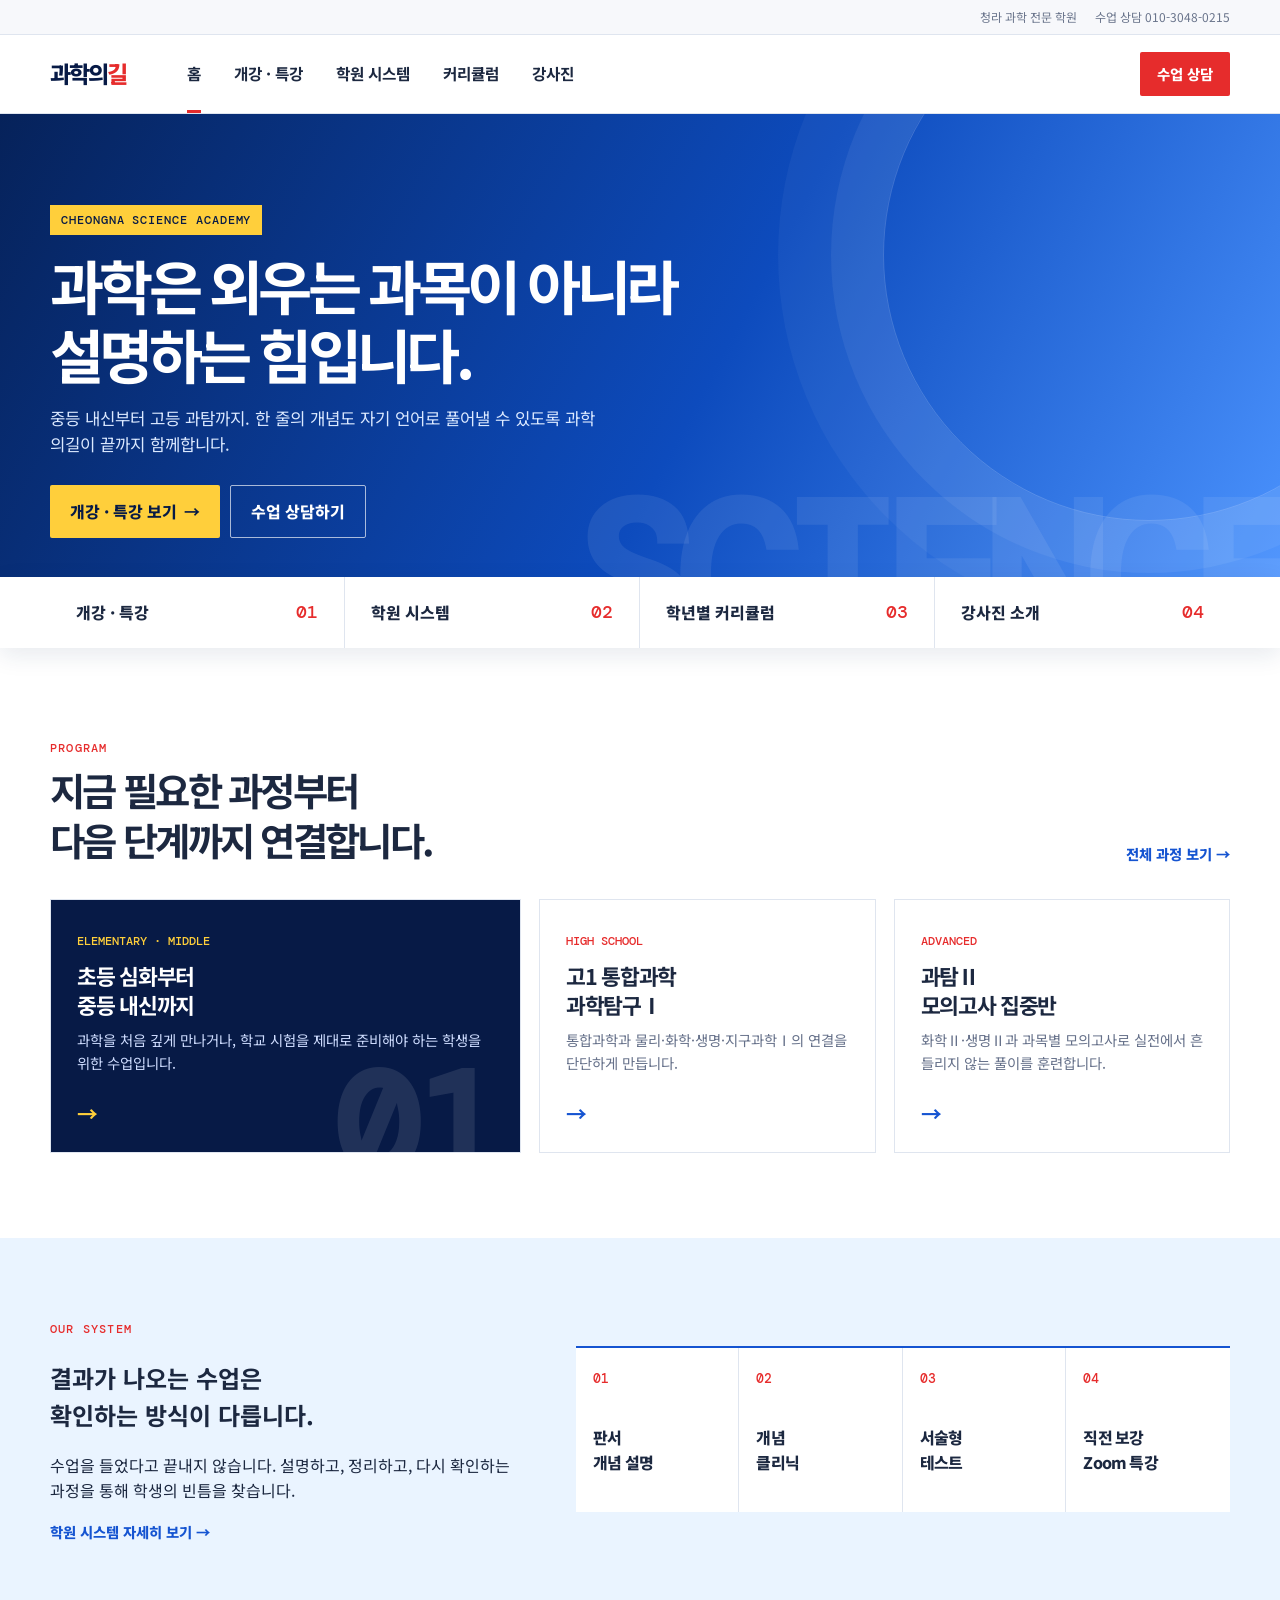
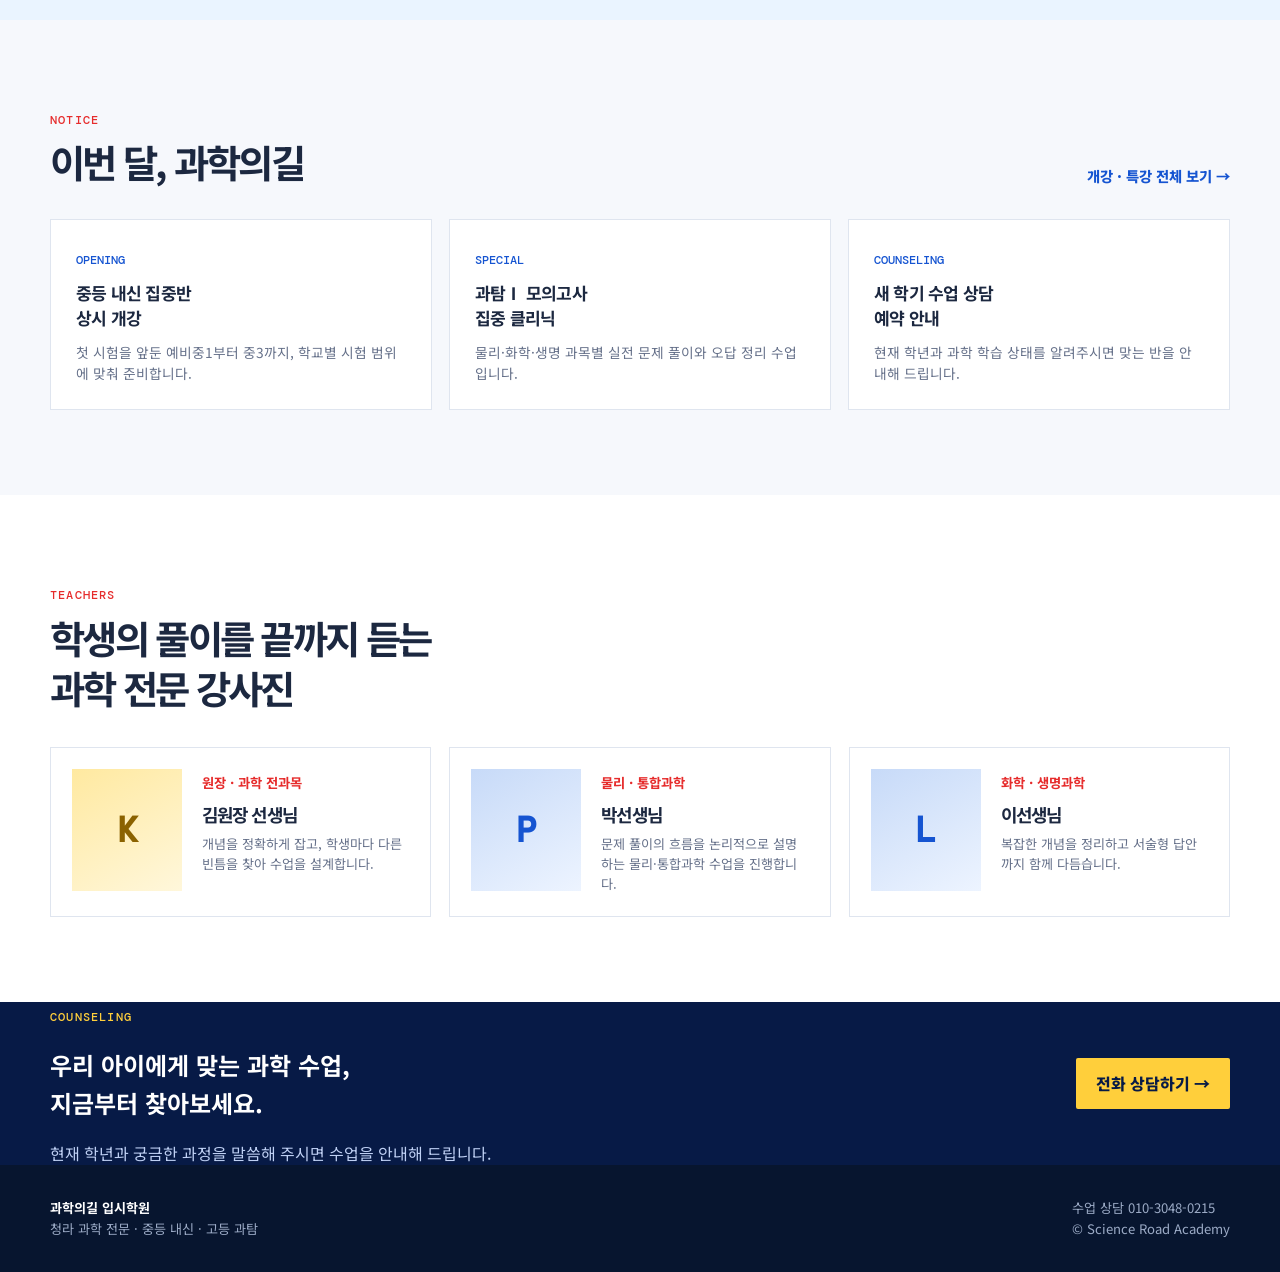
<file: index.html>
<!doctype html><html lang="ko"><head><meta charset="utf-8"><meta name="viewport" content="width=device-width,initial-scale=1"><meta name="description" content="청라 과학의길 입시학원. 중등 내신부터 고등 과탐까지 과학 전문 수업."><title>과학의길 입시학원 | 청라 과학 전문</title><link rel="stylesheet" href="style.css"></head><body>
<div class="utility"><div class="inner">청라 과학 전문 학원 <span>수업 상담 010-3048-0215</span></div></div><header class="header"><div class="inner"><a class="logo" href="index.html">과학의<i>길</i></a><nav class="nav"><a class="on" href="index.html">홈</a><a href="opening.html">개강 · 특강</a><a href="system.html">학원 시스템</a><a href="curriculum.html">커리큘럼</a><a href="teachers.html">강사진</a></nav><button class="mobile-toggle" aria-label="메뉴 열기">☰</button><button class="head-action open-contact">수업 상담</button></div></header>
<main><section class="hero"><div class="inner"><span class="hero-tag">CHEONGNA SCIENCE ACADEMY</span><h1>과학은 외우는 과목이 아니라<br>설명하는 힘입니다.</h1><p>중등 내신부터 고등 과탐까지. 한 줄의 개념도 자기 언어로 풀어낼 수 있도록 과학의길이 끝까지 함께합니다.</p><div class="button-row"><a class="button yellow" href="opening.html">개강 · 특강 보기 <b>→</b></a><button class="button outline open-contact">수업 상담하기</button></div></div></section>
<section class="quick"><div class="inner"><a href="opening.html">개강 · 특강 <em>01</em></a><a href="system.html">학원 시스템 <em>02</em></a><a href="curriculum.html">학년별 커리큘럼 <em>03</em></a><a href="teachers.html">강사진 소개 <em>04</em></a></div></section>
<section class="section"><div class="inner"><div class="title-row"><div><span class="eyebrow">PROGRAM</span><h2>지금 필요한 과정부터<br>다음 단계까지 연결합니다.</h2></div><a class="more" href="curriculum.html">전체 과정 보기 →</a></div><div class="program-grid"><a class="program-card featured" href="curriculum.html"><small>ELEMENTARY · MIDDLE</small><h3>초등 심화부터<br>중등 내신까지</h3><p>과학을 처음 깊게 만나거나, 학교 시험을 제대로 준비해야 하는 학생을 위한 수업입니다.</p><b class="arrow">→</b></a><a class="program-card" href="curriculum.html"><small>HIGH SCHOOL</small><h3>고1 통합과학<br>과학탐구Ⅰ</h3><p>통합과학과 물리·화학·생명·지구과학Ⅰ의 연결을 단단하게 만듭니다.</p><b class="arrow">→</b></a><a class="program-card" href="curriculum.html"><small>ADVANCED</small><h3>과탐Ⅱ<br>모의고사 집중반</h3><p>화학Ⅱ·생명Ⅱ과 과목별 모의고사로 실전에서 흔들리지 않는 풀이를 훈련합니다.</p><b class="arrow">→</b></a></div></div></section>
<section class="system-strip"><div class="inner system-grid"><div><span class="eyebrow">OUR SYSTEM</span><h2>결과가 나오는 수업은<br>확인하는 방식이 다릅니다.</h2><p>수업을 들었다고 끝내지 않습니다. 설명하고, 정리하고, 다시 확인하는 과정을 통해 학생의 빈틈을 찾습니다.</p><a class="more" href="system.html">학원 시스템 자세히 보기 →</a></div><div class="steps"><div class="step"><b>01</b><span>판서<br>개념 설명</span></div><div class="step"><b>02</b><span>개념<br>클리닉</span></div><div class="step"><b>03</b><span>서술형<br>테스트</span></div><div class="step"><b>04</b><span>직전 보강<br>Zoom 특강</span></div></div></div></section>
<section class="section news"><div class="inner"><div class="title-row"><div><span class="eyebrow">NOTICE</span><h2>이번 달, 과학의길</h2></div><a class="more" href="opening.html">개강 · 특강 전체 보기 →</a></div><div class="notice-list"><article class="notice"><span class="date">OPENING</span><h3>중등 내신 집중반<br>상시 개강</h3><p>첫 시험을 앞둔 예비중1부터 중3까지, 학교별 시험 범위에 맞춰 준비합니다.</p></article><article class="notice"><span class="date">SPECIAL</span><h3>과탐Ⅰ 모의고사<br>집중 클리닉</h3><p>물리·화학·생명 과목별 실전 문제 풀이와 오답 정리 수업입니다.</p></article><article class="notice"><span class="date">COUNSELING</span><h3>새 학기 수업 상담<br>예약 안내</h3><p>현재 학년과 과학 학습 상태를 알려주시면 맞는 반을 안내해 드립니다.</p></article></div></div></section>
<section class="section"><div class="inner"><span class="eyebrow">TEACHERS</span><h2>학생의 풀이를 끝까지 듣는<br>과학 전문 강사진</h2><div class="teacher-grid"><article class="teacher"><div class="avatar">K</div><div><small>원장 · 과학 전과목</small><h3>김원장 선생님</h3><p>개념을 정확하게 잡고, 학생마다 다른 빈틈을 찾아 수업을 설계합니다.</p></div></article><article class="teacher"><div class="avatar">P</div><div><small>물리 · 통합과학</small><h3>박선생님</h3><p>문제 풀이의 흐름을 논리적으로 설명하는 물리·통합과학 수업을 진행합니다.</p></div></article><article class="teacher"><div class="avatar">L</div><div><small>화학 · 생명과학</small><h3>이선생님</h3><p>복잡한 개념을 정리하고 서술형 답안까지 함께 다듬습니다.</p></div></article></div></div></section>
<section class="cta"><div class="inner"><div><span class="eyebrow" style="color:#ffcf3b">COUNSELING</span><h2>우리 아이에게 맞는 과학 수업,<br>지금부터 찾아보세요.</h2><p>현재 학년과 궁금한 과정을 말씀해 주시면 수업을 안내해 드립니다.</p></div><button class="button yellow open-contact">전화 상담하기 →</button></div></section></main>
<footer class="footer"><div class="inner"><div><b>과학의길 입시학원</b><br>청라 과학 전문 · 중등 내신 · 고등 과탐</div><div>수업 상담 010-3048-0215<br>© Science Road Academy</div></div></footer><div class="modal" aria-hidden="true"><div class="dialog"><button class="close" aria-label="닫기">×</button><span class="eyebrow">COUNSELING</span><h2>수업 상담</h2><p>현재 학년과 궁금한 과정을 편하게 말씀해 주세요.</p><a class="phone" href="tel:01030480215">010-3048-0215</a></div></div><script src="script.js"></script></body></html>
</file>
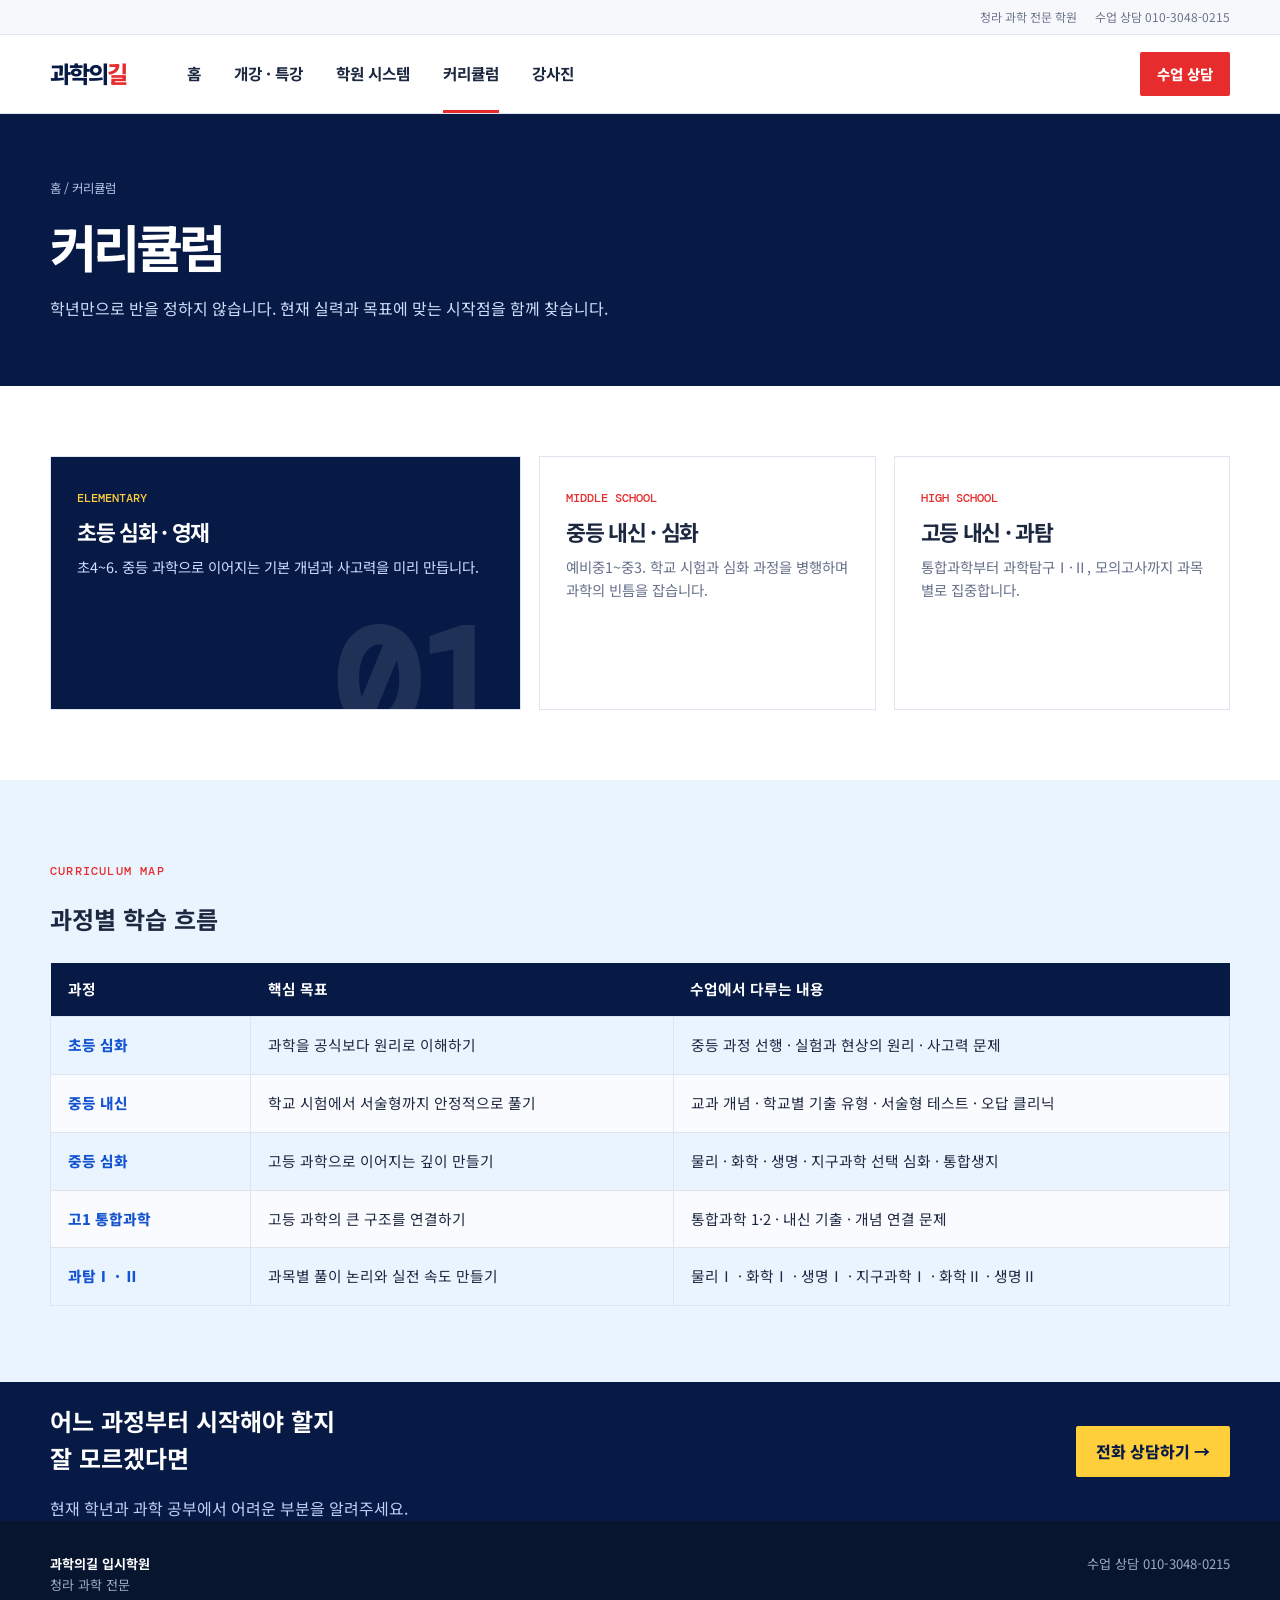
<file: curriculum.html>
<!doctype html><html lang="ko"><head><meta charset="utf-8"><meta name="viewport" content="width=device-width,initial-scale=1"><title>커리큘럼 | 과학의길 입시학원</title><link rel="stylesheet" href="style.css"></head><body><div class="utility"><div class="inner">청라 과학 전문 학원 <span>수업 상담 010-3048-0215</span></div></div><header class="header"><div class="inner"><a class="logo" href="index.html">과학의<i>길</i></a><nav class="nav"><a href="index.html">홈</a><a href="opening.html">개강 · 특강</a><a href="system.html">학원 시스템</a><a class="on" href="curriculum.html">커리큘럼</a><a href="teachers.html">강사진</a></nav><button class="mobile-toggle" aria-label="메뉴 열기">☰</button><button class="head-action open-contact">수업 상담</button></div></header><main><section class="page-hero"><div class="inner"><div class="breadcrumb">홈 / 커리큘럼</div><h1>커리큘럼</h1><p>학년만으로 반을 정하지 않습니다. 현재 실력과 목표에 맞는 시작점을 함께 찾습니다.</p></div></section><section class="detail"><div class="inner"><div class="program-grid" style="margin-top:0"><article class="program-card featured"><small>ELEMENTARY</small><h3>초등 심화 · 영재</h3><p>초4~6. 중등 과학으로 이어지는 기본 개념과 사고력을 미리 만듭니다.</p></article><article class="program-card"><small>MIDDLE SCHOOL</small><h3>중등 내신 · 심화</h3><p>예비중1~중3. 학교 시험과 심화 과정을 병행하며 과학의 빈틈을 잡습니다.</p></article><article class="program-card"><small>HIGH SCHOOL</small><h3>고등 내신 · 과탐</h3><p>통합과학부터 과학탐구Ⅰ·Ⅱ, 모의고사까지 과목별로 집중합니다.</p></article></div></div></section><section class="system-strip"><div class="inner"><span class="eyebrow">CURRICULUM MAP</span><h2>과정별 학습 흐름</h2><table class="system-table"><thead><tr><th>과정</th><th>핵심 목표</th><th>수업에서 다루는 내용</th></tr></thead><tbody><tr><td class="grade">초등 심화</td><td>과학을 공식보다 원리로 이해하기</td><td>중등 과정 선행 · 실험과 현상의 원리 · 사고력 문제</td></tr><tr><td class="grade">중등 내신</td><td>학교 시험에서 서술형까지 안정적으로 풀기</td><td>교과 개념 · 학교별 기출 유형 · 서술형 테스트 · 오답 클리닉</td></tr><tr><td class="grade">중등 심화</td><td>고등 과학으로 이어지는 깊이 만들기</td><td>물리 · 화학 · 생명 · 지구과학 선택 심화 · 통합생지</td></tr><tr><td class="grade">고1 통합과학</td><td>고등 과학의 큰 구조를 연결하기</td><td>통합과학 1·2 · 내신 기출 · 개념 연결 문제</td></tr><tr><td class="grade">과탐Ⅰ · Ⅱ</td><td>과목별 풀이 논리와 실전 속도 만들기</td><td>물리Ⅰ · 화학Ⅰ · 생명Ⅰ · 지구과학Ⅰ · 화학Ⅱ · 생명Ⅱ</td></tr></tbody></table></div></section><section class="cta"><div class="inner"><div><h2>어느 과정부터 시작해야 할지<br>잘 모르겠다면</h2><p>현재 학년과 과학 공부에서 어려운 부분을 알려주세요.</p></div><button class="button yellow open-contact">전화 상담하기 →</button></div></section></main><footer class="footer"><div class="inner"><div><b>과학의길 입시학원</b><br>청라 과학 전문</div><div>수업 상담 010-3048-0215</div></div></footer><div class="modal" aria-hidden="true"><div class="dialog"><button class="close" aria-label="닫기">×</button><span class="eyebrow">COUNSELING</span><h2>수업 상담</h2><p>현재 학년과 궁금한 과정을 편하게 말씀해 주세요.</p><a class="phone" href="tel:01030480215">010-3048-0215</a></div></div><script src="script.js"></script></body></html>
</file>
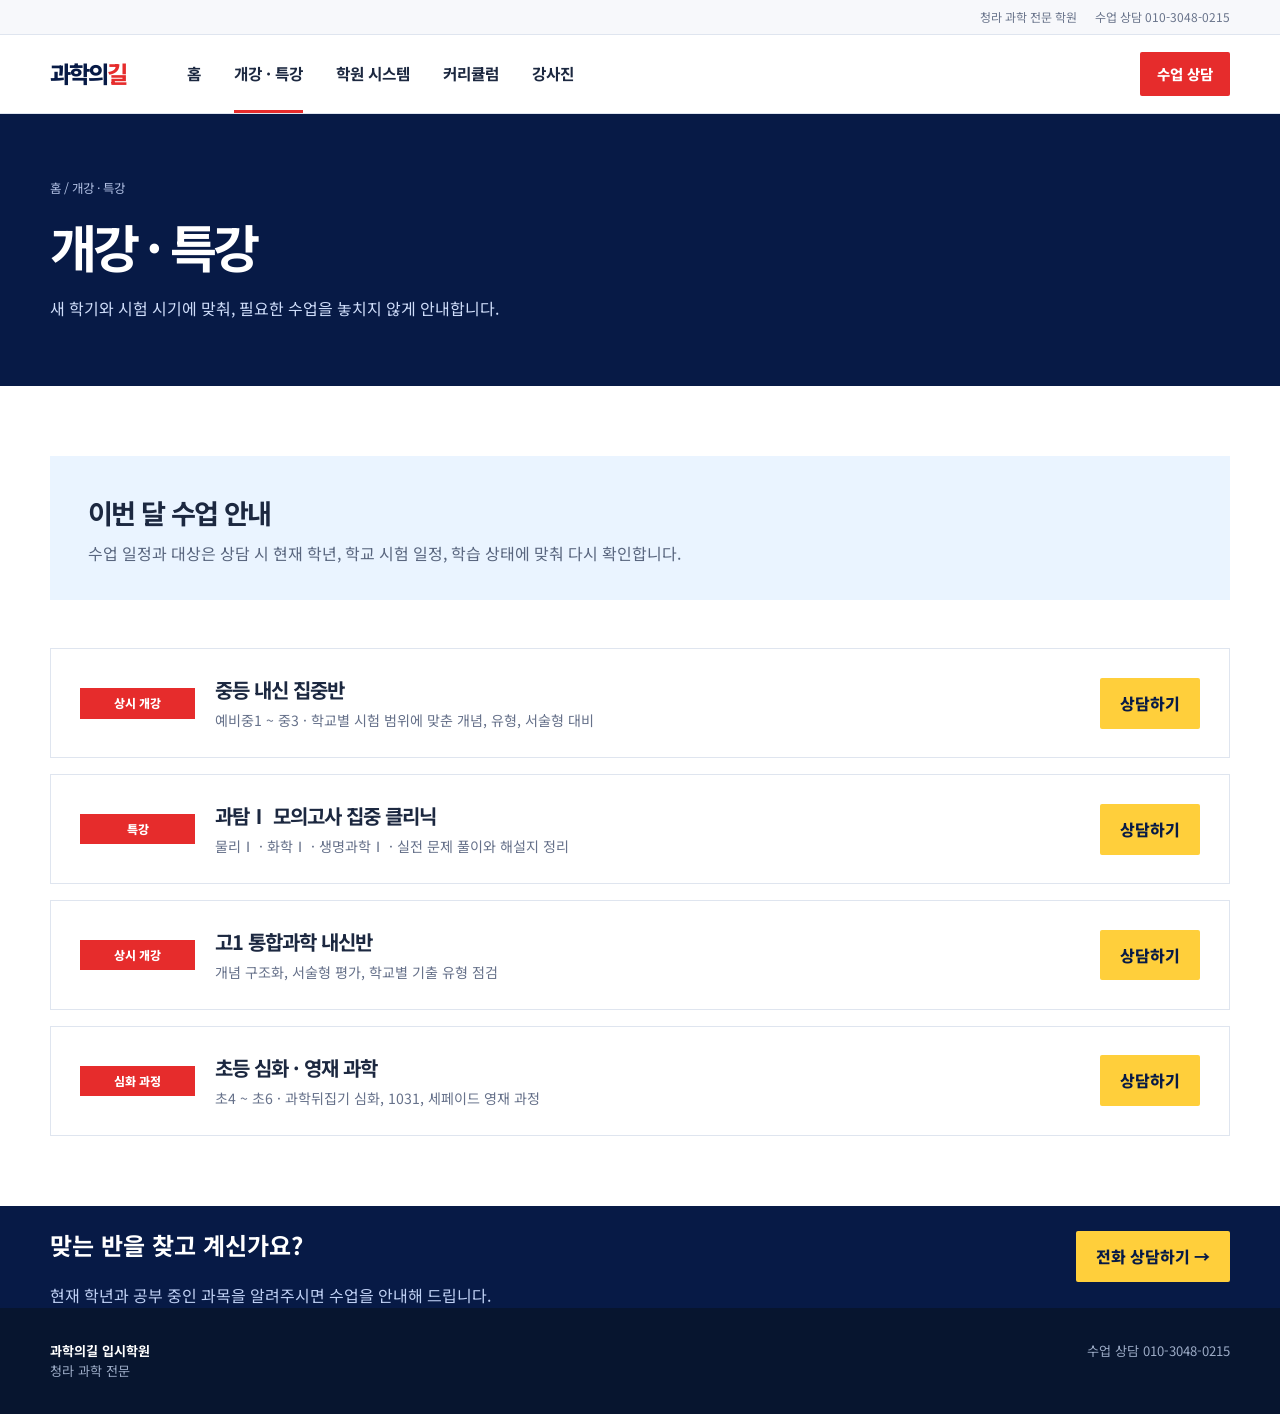
<file: opening.html>
<!doctype html><html lang="ko"><head><meta charset="utf-8"><meta name="viewport" content="width=device-width,initial-scale=1"><title>개강 · 특강 | 과학의길 입시학원</title><link rel="stylesheet" href="style.css"></head><body><div class="utility"><div class="inner">청라 과학 전문 학원 <span>수업 상담 010-3048-0215</span></div></div><header class="header"><div class="inner"><a class="logo" href="index.html">과학의<i>길</i></a><nav class="nav"><a href="index.html">홈</a><a class="on" href="opening.html">개강 · 특강</a><a href="system.html">학원 시스템</a><a href="curriculum.html">커리큘럼</a><a href="teachers.html">강사진</a></nav><button class="mobile-toggle" aria-label="메뉴 열기">☰</button><button class="head-action open-contact">수업 상담</button></div></header><main><section class="page-hero"><div class="inner"><div class="breadcrumb">홈 / 개강 · 특강</div><h1>개강 · 특강</h1><p>새 학기와 시험 시기에 맞춰, 필요한 수업을 놓치지 않게 안내합니다.</p></div></section><section class="detail"><div class="inner"><div class="intro-box"><h2>이번 달 수업 안내</h2><p>수업 일정과 대상은 상담 시 현재 학년, 학교 시험 일정, 학습 상태에 맞춰 다시 확인합니다.</p></div><div class="openings"><article class="opening"><span class="label">상시 개강</span><div><h2>중등 내신 집중반</h2><p>예비중1 ~ 중3 · 학교별 시험 범위에 맞춘 개념, 유형, 서술형 대비</p></div><button class="button yellow open-contact">상담하기</button></article><article class="opening"><span class="label">특강</span><div><h2>과탐Ⅰ 모의고사 집중 클리닉</h2><p>물리Ⅰ · 화학Ⅰ · 생명과학Ⅰ · 실전 문제 풀이와 해설지 정리</p></div><button class="button yellow open-contact">상담하기</button></article><article class="opening"><span class="label">상시 개강</span><div><h2>고1 통합과학 내신반</h2><p>개념 구조화, 서술형 평가, 학교별 기출 유형 점검</p></div><button class="button yellow open-contact">상담하기</button></article><article class="opening"><span class="label">심화 과정</span><div><h2>초등 심화 · 영재 과학</h2><p>초4 ~ 초6 · 과학뒤집기 심화, 1031, 세페이드 영재 과정</p></div><button class="button yellow open-contact">상담하기</button></article></div></div></section></main><section class="cta"><div class="inner"><div><h2>맞는 반을 찾고 계신가요?</h2><p>현재 학년과 공부 중인 과목을 알려주시면 수업을 안내해 드립니다.</p></div><button class="button yellow open-contact">전화 상담하기 →</button></div></section><footer class="footer"><div class="inner"><div><b>과학의길 입시학원</b><br>청라 과학 전문</div><div>수업 상담 010-3048-0215</div></div></footer><div class="modal" aria-hidden="true"><div class="dialog"><button class="close" aria-label="닫기">×</button><span class="eyebrow">COUNSELING</span><h2>수업 상담</h2><p>현재 학년과 궁금한 과정을 편하게 말씀해 주세요.</p><a class="phone" href="tel:01030480215">010-3048-0215</a></div></div><script src="script.js"></script></body></html>
</file>
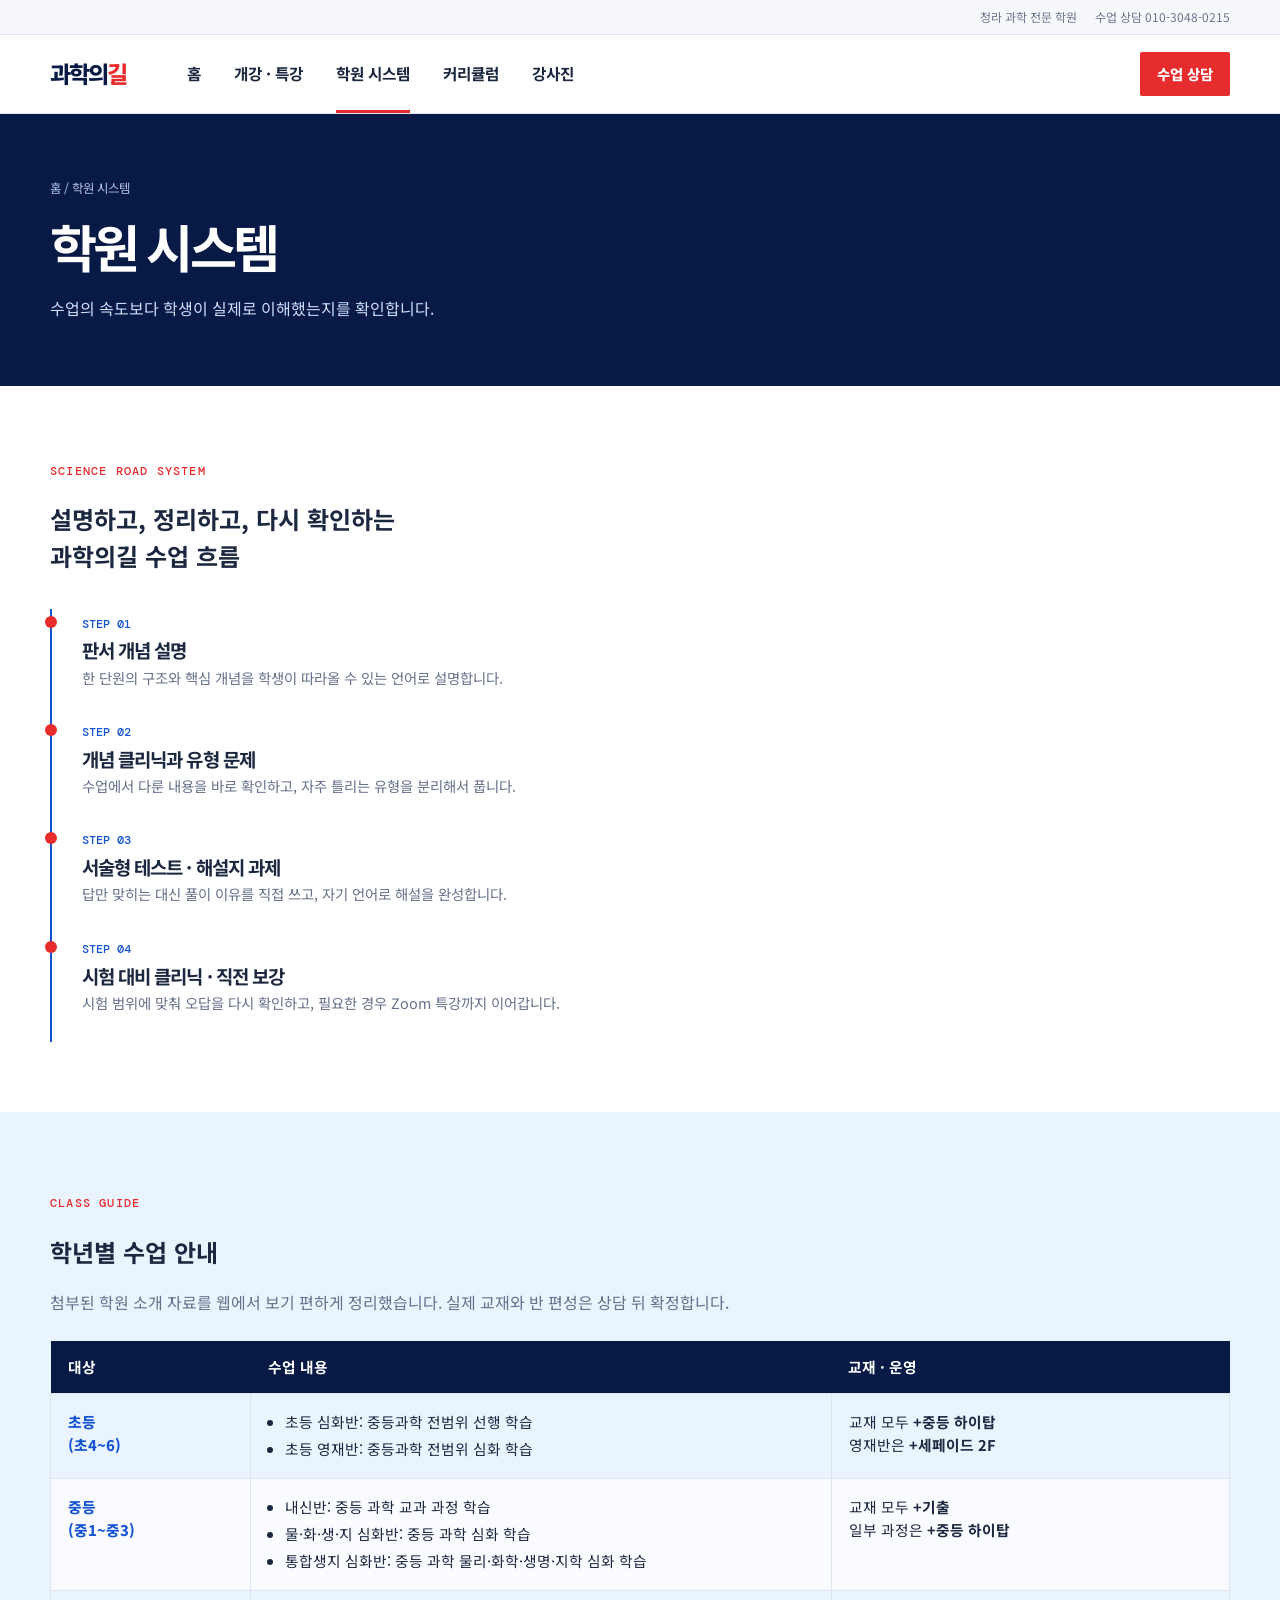
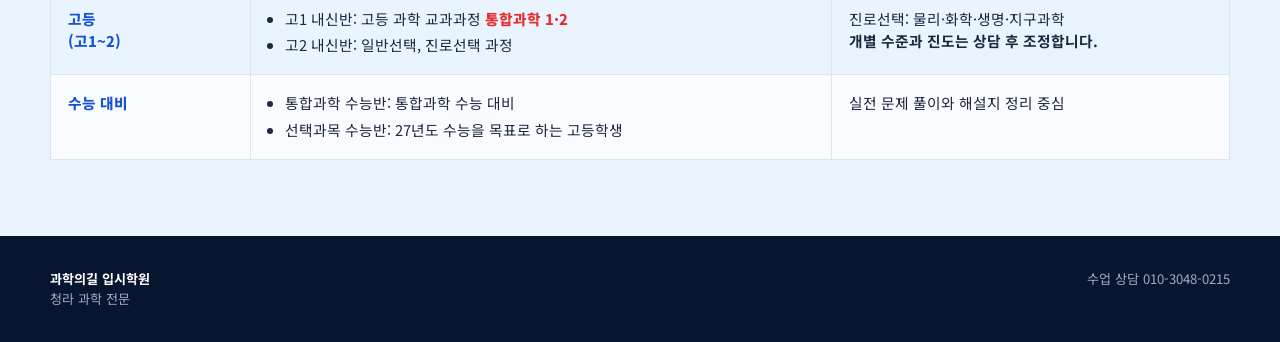
<file: system.html>
<!doctype html><html lang="ko"><head><meta charset="utf-8"><meta name="viewport" content="width=device-width,initial-scale=1"><title>학원 시스템 | 과학의길 입시학원</title><link rel="stylesheet" href="style.css"></head><body><div class="utility"><div class="inner">청라 과학 전문 학원 <span>수업 상담 010-3048-0215</span></div></div><header class="header"><div class="inner"><a class="logo" href="index.html">과학의<i>길</i></a><nav class="nav"><a href="index.html">홈</a><a href="opening.html">개강 · 특강</a><a class="on" href="system.html">학원 시스템</a><a href="curriculum.html">커리큘럼</a><a href="teachers.html">강사진</a></nav><button class="mobile-toggle" aria-label="메뉴 열기">☰</button><button class="head-action open-contact">수업 상담</button></div></header><main><section class="page-hero"><div class="inner"><div class="breadcrumb">홈 / 학원 시스템</div><h1>학원 시스템</h1><p>수업의 속도보다 학생이 실제로 이해했는지를 확인합니다.</p></div></section><section class="detail"><div class="inner"><span class="eyebrow">SCIENCE ROAD SYSTEM</span><h2>설명하고, 정리하고, 다시 확인하는<br>과학의길 수업 흐름</h2><div class="timeline"><article><small>STEP 01</small><h2>판서 개념 설명</h2><p>한 단원의 구조와 핵심 개념을 학생이 따라올 수 있는 언어로 설명합니다.</p></article><article><small>STEP 02</small><h2>개념 클리닉과 유형 문제</h2><p>수업에서 다룬 내용을 바로 확인하고, 자주 틀리는 유형을 분리해서 풉니다.</p></article><article><small>STEP 03</small><h2>서술형 테스트 · 해설지 과제</h2><p>답만 맞히는 대신 풀이 이유를 직접 쓰고, 자기 언어로 해설을 완성합니다.</p></article><article><small>STEP 04</small><h2>시험 대비 클리닉 · 직전 보강</h2><p>시험 범위에 맞춰 오답을 다시 확인하고, 필요한 경우 Zoom 특강까지 이어갑니다.</p></article></div></div></section><section class="system-strip"><div class="inner"><span class="eyebrow">CLASS GUIDE</span><h2>학년별 수업 안내</h2><p style="color:var(--muted)">첨부된 학원 소개 자료를 웹에서 보기 편하게 정리했습니다. 실제 교재와 반 편성은 상담 뒤 확정합니다.</p><table class="system-table"><thead><tr><th>대상</th><th>수업 내용</th><th>교재 · 운영</th></tr></thead><tbody><tr><td class="grade">초등<br>(초4~6)</td><td><ul><li>초등 심화반: 중등과학 전범위 선행 학습</li><li>초등 영재반: 중등과학 전범위 심화 학습</li></ul></td><td>교재 모두 <b>+중등 하이탑</b><br>영재반은 <b>+세페이드 2F</b></td></tr><tr><td class="grade">중등<br>(중1~중3)</td><td><ul><li>내신반: 중등 과학 교과 과정 학습</li><li>물·화·생·지 심화반: 중등 과학 심화 학습</li><li>통합생지 심화반: 중등 과학 물리·화학·생명·지학 심화 학습</li></ul></td><td>교재 모두 <b>+기출</b><br>일부 과정은 <b>+중등 하이탑</b></td></tr><tr><td class="grade">고등<br>(고1~2)</td><td><ul><li>고1 내신반: 고등 과학 교과과정 <span class="highlight">통합과학 1·2</span></li><li>고2 내신반: 일반선택, 진로선택 과정</li></ul></td><td>진로선택: 물리·화학·생명·지구과학<br><b>개별 수준과 진도는 상담 후 조정합니다.</b></td></tr><tr><td class="grade">수능 대비</td><td><ul><li>통합과학 수능반: 통합과학 수능 대비</li><li>선택과목 수능반: 27년도 수능을 목표로 하는 고등학생</li></ul></td><td>실전 문제 풀이와 해설지 정리 중심</td></tr></tbody></table></div></section></main><footer class="footer"><div class="inner"><div><b>과학의길 입시학원</b><br>청라 과학 전문</div><div>수업 상담 010-3048-0215</div></div></footer><div class="modal" aria-hidden="true"><div class="dialog"><button class="close" aria-label="닫기">×</button><span class="eyebrow">COUNSELING</span><h2>수업 상담</h2><p>현재 학년과 궁금한 과정을 편하게 말씀해 주세요.</p><a class="phone" href="tel:01030480215">010-3048-0215</a></div></div><script src="script.js"></script></body></html>
</file>
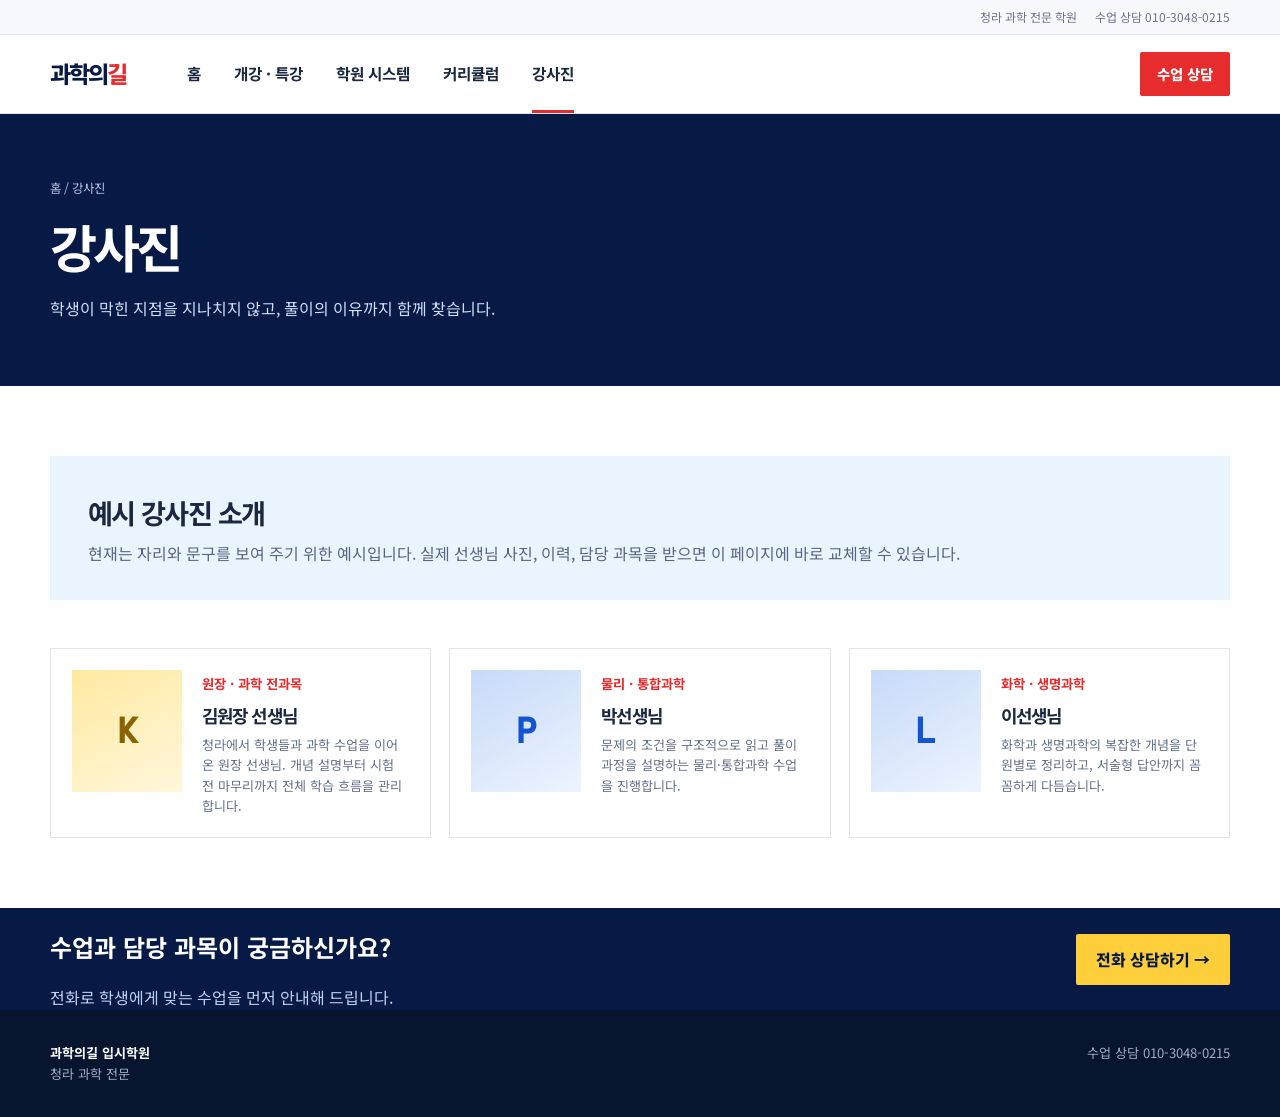
<file: teachers.html>
<!doctype html><html lang="ko"><head><meta charset="utf-8"><meta name="viewport" content="width=device-width,initial-scale=1"><title>강사진 | 과학의길 입시학원</title><link rel="stylesheet" href="style.css"></head><body><div class="utility"><div class="inner">청라 과학 전문 학원 <span>수업 상담 010-3048-0215</span></div></div><header class="header"><div class="inner"><a class="logo" href="index.html">과학의<i>길</i></a><nav class="nav"><a href="index.html">홈</a><a href="opening.html">개강 · 특강</a><a href="system.html">학원 시스템</a><a href="curriculum.html">커리큘럼</a><a class="on" href="teachers.html">강사진</a></nav><button class="mobile-toggle" aria-label="메뉴 열기">☰</button><button class="head-action open-contact">수업 상담</button></div></header><main><section class="page-hero"><div class="inner"><div class="breadcrumb">홈 / 강사진</div><h1>강사진</h1><p>학생이 막힌 지점을 지나치지 않고, 풀이의 이유까지 함께 찾습니다.</p></div></section><section class="detail"><div class="inner"><div class="intro-box"><h2>예시 강사진 소개</h2><p>현재는 자리와 문구를 보여 주기 위한 예시입니다. 실제 선생님 사진, 이력, 담당 과목을 받으면 이 페이지에 바로 교체할 수 있습니다.</p></div><div class="teacher-grid"><article class="teacher"><div class="avatar">K</div><div><small>원장 · 과학 전과목</small><h3>김원장 선생님</h3><p>청라에서 학생들과 과학 수업을 이어온 원장 선생님. 개념 설명부터 시험 전 마무리까지 전체 학습 흐름을 관리합니다.</p></div></article><article class="teacher"><div class="avatar">P</div><div><small>물리 · 통합과학</small><h3>박선생님</h3><p>문제의 조건을 구조적으로 읽고 풀이 과정을 설명하는 물리·통합과학 수업을 진행합니다.</p></div></article><article class="teacher"><div class="avatar">L</div><div><small>화학 · 생명과학</small><h3>이선생님</h3><p>화학과 생명과학의 복잡한 개념을 단원별로 정리하고, 서술형 답안까지 꼼꼼하게 다듬습니다.</p></div></article></div></div></section></main><section class="cta"><div class="inner"><div><h2>수업과 담당 과목이 궁금하신가요?</h2><p>전화로 학생에게 맞는 수업을 먼저 안내해 드립니다.</p></div><button class="button yellow open-contact">전화 상담하기 →</button></div></section><footer class="footer"><div class="inner"><div><b>과학의길 입시학원</b><br>청라 과학 전문</div><div>수업 상담 010-3048-0215</div></div></footer><div class="modal" aria-hidden="true"><div class="dialog"><button class="close" aria-label="닫기">×</button><span class="eyebrow">COUNSELING</span><h2>수업 상담</h2><p>현재 학년과 궁금한 과정을 편하게 말씀해 주세요.</p><a class="phone" href="tel:01030480215">010-3048-0215</a></div></div><script src="script.js"></script></body></html>
</file>
<file: style.css>
@import url('https://fonts.googleapis.com/css2?family=DM+Mono:wght@400;500&family=Noto+Sans+KR:wght@400;500;600;700;800&display=swap');

:root{--navy:#071a46;--blue:#1554d1;--sky:#eaf4ff;--red:#e62c2c;--orange:#ffcf3b;--ink:#1c2840;--muted:#66718a;--line:#dfe5ef;--paper:#fff;--soft:#f6f8fc}*{box-sizing:border-box}html{scroll-behavior:smooth}body{margin:0;color:var(--ink);font-family:'Noto Sans KR',sans-serif;line-height:1.55;background:#fff}a{text-decoration:none;color:inherit}button{font:inherit}.inner{width:min(1180px,calc(100% - 40px));margin:auto}.utility{background:#f7f8fb;border-bottom:1px solid var(--line);font-size:.75rem;color:#69748b}.utility .inner{height:34px;display:flex;align-items:center;justify-content:flex-end;gap:18px}.header{background:#fff;position:sticky;top:0;z-index:20;border-bottom:1px solid var(--line)}.header .inner{height:78px;display:flex;align-items:center;gap:60px}.logo{font-size:1.45rem;font-weight:800;letter-spacing:-.08em;color:var(--navy);white-space:nowrap}.logo i{font-style:normal;color:var(--red)}.nav{display:flex;align-items:stretch;gap:33px;height:100%;font-size:.98rem;font-weight:700}.nav a{display:flex;align-items:center;position:relative}.nav a:hover:after,.nav a.on:after{content:'';height:3px;background:var(--red);position:absolute;left:0;right:0;bottom:0}.head-action{margin-left:auto;border:0;background:var(--red);color:#fff;padding:11px 17px;font-size:.9rem;font-weight:800;border-radius:2px;cursor:pointer}.mobile-toggle{display:none}.hero{background:linear-gradient(118deg,#06225a 0%,#0d4bbd 55%,#4c94ff 100%);min-height:480px;position:relative;overflow:hidden;color:white}.hero:before{content:'';position:absolute;width:530px;height:530px;border:1px solid rgba(255,255,255,.18);border-radius:50%;right:-135px;top:-125px;box-shadow:0 0 0 52px rgba(255,255,255,.06),0 0 0 105px rgba(255,255,255,.04)}.hero:after{content:'SCIENCE';position:absolute;right:-10px;bottom:-70px;font:700 clamp(5rem,16vw,13rem)/1 'DM Mono',monospace;color:rgba(255,255,255,.08);letter-spacing:-.1em}.hero .inner{padding:91px 0 74px;position:relative;z-index:1}.hero-tag{display:inline-flex;background:var(--orange);color:var(--navy);font:500 .73rem 'DM Mono',monospace;padding:7px 11px;letter-spacing:.08em}.hero h1{margin:15px 0 16px;font-size:clamp(2.4rem,4.6vw,4.35rem);line-height:1.18;letter-spacing:-.08em}.hero p{font-size:1.05rem;color:#dbe9ff;max-width:550px;margin:0}.button-row{display:flex;gap:10px;flex-wrap:wrap;margin-top:28px}.button{border:0;border-radius:2px;padding:13px 20px;cursor:pointer;font-weight:800;display:inline-flex;justify-content:center;align-items:center;gap:7px}.button.white{background:#fff;color:var(--navy)}.button.yellow{background:var(--orange);color:var(--navy)}.button.outline{border:1px solid rgba(255,255,255,.65);background:transparent;color:#fff}.quick{background:#fff;box-shadow:0 7px 25px rgba(22,45,86,.1);position:relative;margin-top:-35px;z-index:2}.quick .inner{display:grid;grid-template-columns:repeat(4,1fr)}.quick a{padding:23px 26px;border-right:1px solid var(--line);font-weight:800;display:flex;justify-content:space-between;align-items:center}.quick a:last-child{border:0}.quick em{font-style:normal;color:var(--red);font:500 1.15rem 'DM Mono',monospace}.section{padding:85px 0}.eyebrow{font:500 .75rem 'DM Mono',monospace;letter-spacing:.1em;color:var(--red)}.title-row{display:flex;justify-content:space-between;align-items:flex-end;gap:20px}.section h2{font-size:clamp(1.8rem,3vw,2.7rem);margin:8px 0 0;letter-spacing:-.07em;line-height:1.3}.more{font-size:.9rem;font-weight:800;color:var(--blue);white-space:nowrap}.program-grid{display:grid;grid-template-columns:1.4fr 1fr 1fr;gap:18px;margin-top:34px}.program-card{border:1px solid var(--line);min-height:254px;padding:26px;position:relative;overflow:hidden;transition:transform .2s,box-shadow .2s;background:#fff}.program-card:hover{transform:translateY(-5px);box-shadow:0 14px 30px rgba(16,38,82,.12)}.program-card.featured{background:var(--navy);color:#fff}.program-card.featured:after{content:'01';position:absolute;right:15px;bottom:-46px;color:rgba(255,255,255,.1);font:700 9rem/1 'DM Mono',monospace}.program-card small{color:var(--red);font:500 .75rem 'DM Mono',monospace}.featured small{color:var(--orange)}.program-card h3{font-size:1.35rem;line-height:1.35;letter-spacing:-.06em;margin:10px 0}.program-card p{font-size:.9rem;color:var(--muted);margin:0}.featured p{color:#cfddff}.program-card .arrow{position:absolute;bottom:23px;left:26px;color:var(--blue);font-size:1.3rem}.featured .arrow{color:var(--orange)}.system-strip{background:var(--sky);padding:76px 0}.system-grid{display:grid;grid-template-columns:1.08fr 1.5fr;gap:55px;align-items:center}.system-grid>p{color:var(--muted);margin:16px 0 0}.steps{display:grid;grid-template-columns:repeat(4,1fr);border-top:2px solid var(--blue);background:#fff}.step{padding:22px 17px;border-right:1px solid var(--line);min-height:164px}.step:last-child{border:0}.step b{display:block;color:var(--red);font:500 .8rem 'DM Mono',monospace}.step span{font-size:1rem;font-weight:800;display:block;margin-top:38px;letter-spacing:-.05em}.news{background:var(--soft)}.notice-list{display:grid;grid-template-columns:repeat(3,1fr);gap:17px;margin-top:32px}.notice{background:#fff;padding:25px;border:1px solid var(--line)}.notice .date{font:500 .75rem 'DM Mono',monospace;color:var(--blue)}.notice h3{font-size:1.07rem;line-height:1.45;letter-spacing:-.045em;margin:11px 0}.notice p{font-size:.86rem;color:var(--muted);margin:0}.teacher-grid{display:grid;grid-template-columns:repeat(3,1fr);gap:18px;margin-top:34px}.teacher{border:1px solid var(--line);display:grid;grid-template-columns:110px 1fr;gap:20px;padding:21px;background:#fff}.avatar{background:linear-gradient(150deg,#c7daf8,#edf4ff);height:122px;display:grid;place-items:center;color:var(--blue);font:700 2.2rem 'DM Mono',monospace}.teacher:first-child .avatar{background:linear-gradient(150deg,#ffe9a0,#fff7db);color:#8b6200}.teacher h3{font-size:1.12rem;margin:7px 0 4px;letter-spacing:-.05em}.teacher small{font-weight:700;color:var(--red)}.teacher p{font-size:.82rem;color:var(--muted);margin:5px 0 0}.cta{background:var(--navy);color:white}.cta .inner{display:flex;align-items:center;justify-content:space-between;gap:25px}.cta p{color:#bfd0f4;margin:7px 0 0}.footer{background:#07152f;color:#9cabc6;padding:33px 0;font-size:.82rem}.footer .inner{display:flex;justify-content:space-between;gap:25px}.footer b{color:#fff}.page-hero{background:var(--navy);color:#fff;padding:65px 0}.page-hero h1{font-size:clamp(2.1rem,4vw,3.5rem);letter-spacing:-.075em;margin:9px 0}.page-hero p{margin:0;color:#cfddfa}.breadcrumb{font-size:.78rem;color:#b3c2e5}.detail{padding:70px 0}.intro-box{background:var(--sky);padding:35px 38px;margin-bottom:48px}.intro-box h2{margin:0;font-size:1.7rem;letter-spacing:-.06em}.intro-box p{margin:8px 0 0;color:#59667f}.openings{display:grid;gap:16px}.opening{border:1px solid var(--line);padding:25px 29px;display:grid;grid-template-columns:115px 1fr auto;gap:20px;align-items:center}.opening .label{background:var(--red);color:#fff;padding:6px 9px;text-align:center;font-size:.75rem;font-weight:800}.opening h2{font-size:1.25rem;margin:0;letter-spacing:-.05em}.opening p{font-size:.88rem;color:var(--muted);margin:5px 0 0}.system-table{width:100%;border-collapse:collapse;margin-top:26px;font-size:.92rem}.system-table th{background:var(--navy);color:#fff;text-align:left;padding:15px 17px}.system-table td{border:1px solid var(--line);padding:17px;vertical-align:top}.system-table tr:nth-child(even) td{background:#fafbfe}.system-table .grade{font-weight:800;color:var(--blue);width:17%}.system-table ul{padding-left:17px;margin:0}.system-table li+li{margin-top:4px}.highlight{color:var(--red);font-weight:800}.timeline{margin-top:34px;border-left:2px solid var(--blue);padding-left:30px}.timeline article{padding:0 0 28px;position:relative}.timeline article:before{content:'';position:absolute;width:12px;height:12px;background:var(--red);border-radius:50%;left:-37px;top:7px}.timeline small{color:var(--blue);font:500 .78rem 'DM Mono',monospace}.timeline h2{font-size:1.18rem;margin:2px 0;letter-spacing:-.05em}.timeline p{margin:0;color:var(--muted);font-size:.9rem}.modal{position:fixed;z-index:50;inset:0;display:grid;place-items:center;padding:20px;background:rgba(2,12,34,.72);opacity:0;pointer-events:none;transition:.2s}.modal.open{opacity:1;pointer-events:auto}.dialog{width:min(410px,100%);background:white;padding:32px;position:relative;transform:translateY(15px);transition:.2s}.modal.open .dialog{transform:none}.close{position:absolute;right:13px;top:8px;border:0;background:transparent;font-size:1.8rem;color:var(--muted);cursor:pointer}.dialog h2{font-size:1.8rem;margin:4px 0 8px;letter-spacing:-.06em}.dialog p{color:var(--muted);font-size:.92rem}.phone{display:block;color:var(--navy);background:var(--orange);padding:15px;text-align:center;font:500 1.35rem 'DM Mono',monospace;margin-top:22px}@media(max-width:850px){.header .inner{gap:20px}.nav{gap:17px;font-size:.88rem}.teacher{grid-template-columns:85px 1fr}.avatar{height:100px}}@media(max-width:680px){.inner{width:min(100% - 32px,1180px)}.utility{display:none}.header .inner{height:63px}.nav{display:none}.mobile-toggle{display:block;margin-left:auto;border:0;background:none;font-size:1.45rem}.head-action{display:none}.nav.mobile-open{display:flex;position:absolute;top:63px;left:0;right:0;height:auto;background:#fff;padding:10px 24px 20px;flex-direction:column;align-items:flex-start;gap:4px;border-bottom:1px solid var(--line)}.nav.mobile-open a{height:38px}.hero{min-height:445px}.hero .inner{padding:68px 0 65px}.quick .inner{grid-template-columns:repeat(2,1fr)}.quick a{padding:17px;border-bottom:1px solid var(--line);font-size:.88rem}.quick a:nth-child(2){border-right:0}.program-grid,.notice-list{grid-template-columns:1fr}.system-grid{grid-template-columns:1fr;gap:30px}.steps{grid-template-columns:repeat(2,1fr)}.step:nth-child(2){border-right:0}.step{min-height:126px;border-bottom:1px solid var(--line)}.step span{margin-top:18px}.teacher-grid{grid-template-columns:1fr}.cta .inner,.footer .inner{display:block}.cta .button{margin-top:20px;width:100%}.opening{grid-template-columns:1fr;gap:10px}.opening .label{width:max-content}.opening .button{width:100%}.system-table{font-size:.82rem}.system-table th,.system-table td{padding:12px 9px}.system-table .grade{width:25%}.section,.detail{padding:58px 0}.intro-box{padding:25px}.title-row{align-items:flex-end}}
</file>
